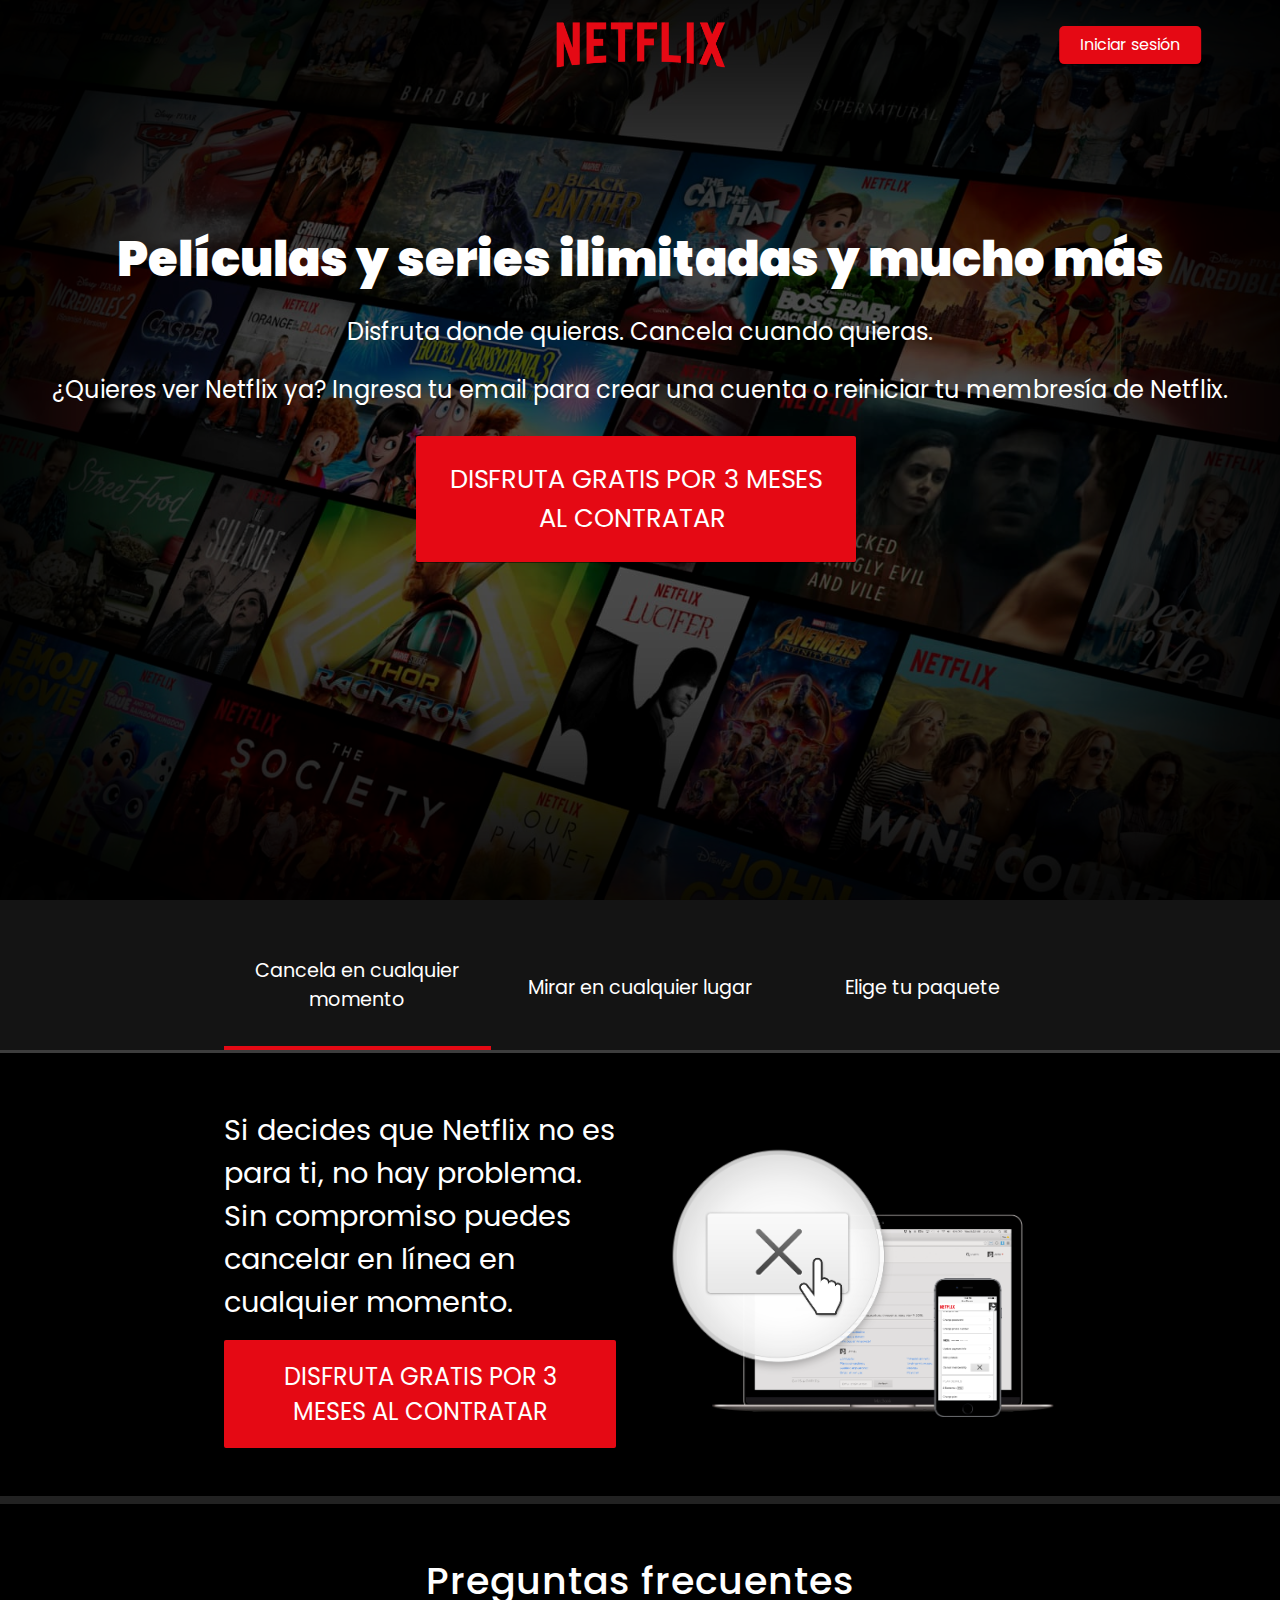
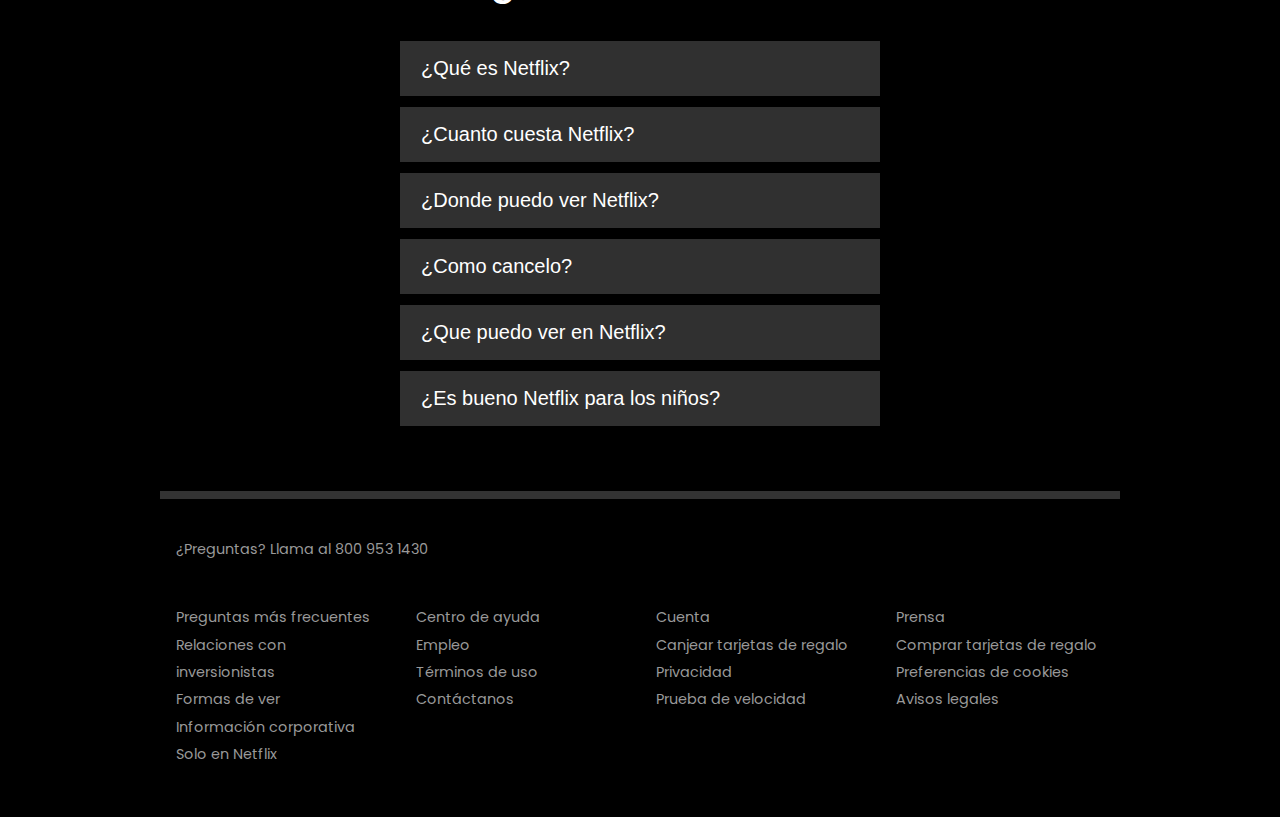
<file: index.html>
<!DOCTYPE html>
<html lang="es">
  <head>
    <meta charset="UTF-8" />
    <meta name="viewport" content="width=device-width, initial-scale=1.0" />
    <meta http-equiv="X-UA-Compatible" content="ie=edge" />
    <link
      rel="stylesheet"
      href="https://use.fontawesome.com/releases/v5.8.2/css/all.css"
      integrity="sha384-oS3vJWv+0UjzBfQzYUhtDYW+Pj2yciDJxpsK1OYPAYjqT085Qq/1cq5FLXAZQ7Ay"
      crossorigin="anonymous"
    />
    <link rel="stylesheet" href="css/style.css" />
    <title></title>


    <link rel="stylesheet" href="src/styles.css" />
    <link rel="stylesheet" href="https://pro.fontawesome.com/releases/v5.10.0/css/all.css"
        integrity="sha384-AYmEC3Yw5cVb3ZcuHtOA93w35dYTsvhLPVnYs9eStHfGJvOvKxVfELGroGkvsg+p" crossorigin="anonymous" />
    <link rel="preconnect" href="https://fonts.googleapis.com" />
    <link rel="preconnect" href="https://fonts.gstatic.com" crossorigin />
    <link
        href="https://fonts.googleapis.com/css2?family=Poppins:ital,wght@0,100;0,200;0,300;0,400;0,500;0,600;0,700;0,800;0,900;1,100;1,200;1,300;1,400;1,500;1,600;1,700;1,800;1,900&display=swap"
        rel="stylesheet" />

  </head>
  <body>
    <header class="showcase">
      <div class="showcase-top">
        <img src="img/logo.png" alt="Netflix" />
        <a href="/index.html" class="btn btn-rounded">Iniciar sesión</a>
      </div>
      <div class="showcase-content">
        <h1>Películas y series ilimitadas y mucho más</h1>
        <p>Disfruta donde quieras. Cancela cuando quieras.</p>
        <p class="parrafo-2">¿Quieres ver Netflix ya? Ingresa tu email para crear una cuenta o reiniciar tu membresía de Netflix.</p>
        <a href="/html/signup.html" class="btn btn-xl"
          >DISFRUTA GRATIS POR 3 MESES<br>AL CONTRATAR <i class="fas fa-chevron-right btn-icon"></i
        ></a>
      </div>
    </header>

    <section class="tabs">
      <div class="container">
        <div id="tab-1" class="tab-item tab-border">
          <i class="fas fa-door-open fa-3x"></i>
          <p class="hide-sm">Cancela en cualquier momento</p>
        </div>
        <div id="tab-2" class="tab-item">
          <i class="fas fa-tablet-alt fa-3x"></i>
          <p class="hide-sm">Mirar en cualquier lugar</p>
        </div>
        <div id="tab-3" class="tab-item">
          <i class="fas fa-tags fa-3x"></i>
          <p class="hide-sm">Elige tu paquete</p>
        </div>
      </div>
    </section>

    <section class="tab-content">
      <div class="container">
       
        <div id="tab-1-content" class="tab-content-item show">
          <div class="tab-1-content-inner">
            <div>
              <p class="text-lg">
                Si decides que Netflix no es para ti, no hay problema. Sin compromiso puedes cancelar en línea en cualquier momento.
              </p>
              <a href="/html/signup.html" class="btn btn-lg">DISFRUTA GRATIS POR 3 MESES AL CONTRATAR</a>
            </div>
            <img src="img/tab-content-1.png" alt="" />
          </div>
        </div>

        
        <div id="tab-2-content" class="tab-content-item">
          <div class="tab-2-content-top">
            <p class="text-lg">
              Mira programas de TV y películas en cualquier momento y en cualquier lugar.
            </p>
            <a href="/html/signup.html" class="btn btn-lg">DISFRUTA GRATIS POR 3 MESES</a>
          </div>
          <div class="tab-2-content-bottom">
            <div>
              <img src="img/tab-content-2-1.png" alt="" />
              <p class="text-md">Mira todo en tu pantalla</p>
              <p class="text-dark">
                Smart TV, PlayStation, Xbox, Chromecase, Apple TV, reproductores de Blu-ray y más.
              </p>
            </div>

            <div>
              <img src="img/tab-content-2-2.png" alt="" />
              <p class="text-md">Mira al instante o descargalo para mas tarde.</p>
              <p class="text-dark">
                Disponible tambien para telefono o tablet, donde quiera que vallas.
              </p>
            </div>

            <div>
              <img src="img/tab-content-2-3.png" alt="" />
              <p class="text-md">Abre Netflix en cualquier computadora.</p>
              <p class="text-dark">
                Mira todo directamente en Netflix.com
              </p>
            </div>
          </div>
        </div>

        
        <div id="tab-3-content" class="tab-content-item">
          <div class="text-center">
            <p class="text-lg">
              Elige un plan y disfruta de todo en Netflix.
            </p>
            <a href="/html/signup.html" class="btn btn-lg">Disfruta gratis por 3 MESES</a>
          </div>

          <table class="table">
            <thead>
              <tr>
                <th></th>
                <th>Estándar<br>sin<br>anuncios</th>
                <th>Premium</th>
                <th></th>
              </tr>
            </thead>
            <tbody>
              <tr>
                <td>Precio mensual al finalizar los 3 meses gratis</td>
                <td>$99</td>
                <td>$219</td>
                <!--<td></td>-->
              </tr>
              <tr>
                <td>HD Disponible</td>
                <!--<td><i class="fas fa-times"></i></td>-->
                <td><i class="fas fa-check"></i></td>
                <td><i class="fas fa-check"></i></td>
              </tr>
              <tr>
                <td>Ultra HD Disponible</td>
                <!--<td><i class="fas fa-times"></i></td>-->
                <td><i class="fas fa-check"></i></td>
                <td><i class="fas fa-check"></i></td>
              </tr>
              <tr>
                <td>Multiples pantallas al mismo tiempo</td>
                <!--<td><i class="fas fa-times"></i></td>-->
                <td><i class="fas fa-check"></i></td>
                <td><i class="fas fa-check"></i></td>
              </tr>
              <tr>
                <td>Disfruta en tu computadora portátil, TV, teléfono y tableta</td>
                <!--<td><i class="fas fa-check"></i></td>-->
                <td><i class="fas fa-check"></i></td>
                <td><i class="fas fa-check"></i></td>
              </tr>
              <tr>
                <td>Peliculas y series de TV ilimitadas</td>
                <!--<td><i class="fas fa-check"></i></td>-->
                <td><i class="fas fa-check"></i></td>
                <td><i class="fas fa-check"></i></td>
              </tr>
              <tr>
                <td>Puedes cancelar en cualquier momento</td>
                 <!--<td><i class="fas fa-check"></i></td>-->
                <td><i class="fas fa-check"></i></td>
                <td><i class="fas fa-check"></i></td>
              </tr>
              <tr>
                <td>3 meses gratis al contratar</td>
                <!--<td><i class="fas fa-check"></i></td>-->
                <td><i class="fas fa-check"></i></td>
                <td><i class="fas fa-check"></i></td>
              </tr>
            </tbody>
          </table>
        </div>
      </div>
    </section>







    <section class="FAQ__list__container">
      <h1 class="FAQ__heading">Preguntas frecuentes</h1>
      <div class="FAQ__list">
          <div class="FAQ__accordian">
              <button class="FAQ__title">
                  ¿Qué es Netflix?<i class="fal fa-plus"></i>
              </button>
              <div class="FAQ__visible">
                  <p>
                      Netflix es un servicio de streaming que ofrece una gran variedad de películas, series y
                      documentales premiados en casi cualquier pantalla conectada a internet.

                      Todo lo que quieras ver, a un costo mensual muy accesible. Siempre hay algo nuevo por descubrir,
                      ¡y todas las semanas se agregan más películas y series!
                  </p>

              </div>
          </div>
          <div class="FAQ__accordian">
              <button class="FAQ__title">
                  ¿Cuanto cuesta Netflix?<i class="fal fa-plus"></i>
              </button>
              <div class="FAQ__visible">
                  <p>
                      Disfruta Netflix en tu smartphone, tablet, smart TV, laptop o dispositivo de streaming, todo por
                      una tarifa plana mensual. Planes desde $99 hasta $199 al mes. Sin costos adicionales ni
                      contratos.
                  </p>
              </div>
          </div>
          <div class="FAQ__accordian">
              <button class="FAQ__title">
                  ¿Donde puedo ver Netflix?<i class="fal fa-plus"></i>
              </button>
              <div class="FAQ__visible">
                  <p>
                      Disfruta donde quieras, cuando quieras. Inicia sesión en tu cuenta de Netflix para ver contenido
                      al instante a través de netflix.com desde tu computadora personal o en cualquier dispositivo con
                      conexión a internet que cuente con la app de Netflix, como smart TV, smartphones, tablets,
                      reproductores multimedia y consolas de juegos.

                      Además, puedes descargar tus series favoritas con iOS, Android o la app para Windows 10. Con la
                      función de descarga, puedes ver donde vayas y sin conexión a internet. Lleva Netflix contigo
                      adonde sea.
                  </p>

              </div>
          </div>

          <div class="FAQ__accordian">
              <button class="FAQ__title">
                  ¿Como cancelo?<i class="fal fa-plus"></i>
              </button>
              <div class="FAQ__visible">
                  <p>
                      Netflix es flexible. Sin contratos molestos ni compromisos. Cancela la membresía online con solo
                      dos clics. No hay cargos por cancelación. Empieza y termina cuando quieras.
                  </p>

              </div>
          </div>

          <div class="FAQ__accordian">
              <button class="FAQ__title">
                  ¿Que puedo ver en Netflix?<i class="fal fa-plus"></i>
              </button>
              <div class="FAQ__visible">
                  <p>
                      Netflix tiene un amplio catálogo de películas, series, documentales, animes, originales
                      premiados y más. Todo lo que quieras ver, cuando quieras.
                  </p>

              </div>
          </div>

          <div class="FAQ__accordian">
              <button class="FAQ__title">
                  ¿Es bueno Netflix para los niños?<i class="fal fa-plus"></i>
              </button>
              <div class="FAQ__visible">
                  <p>
                      La experiencia de Netflix para niños está incluida en la membresía para que los padres tengan el
                      control mientras los peques disfrutan series y películas familiares en su propio espacio.

                      Los perfiles para niños incluyen controles parentales protegidos por PIN que te permiten
                      restringir el contenido que pueden ver los niños en función de la clasificación por edad y
                      bloquear determinados títulos que no quieras que los niños vean.
                  </p>

              </div>
          </div>
      </div>

  </section>

    <footer class="footer">
      <p>¿Preguntas? Llama al 800 953 1430</p>
      <div class="footer-cols">
        <ul>
          <li><a href="https://help.netflix.com/es/node/412">Preguntas más frecuentes</a></li>
          <li><a href="https://ir.netflix.net/ir-overview/profile/default.aspx">Relaciones con inversionistas</a></li>
          <li><a href="https://devices.netflix.com/es/">Formas de ver</a></li>
          <li><a href="https://help.netflix.com/legal/corpinfo">Información corporativa</a></li>
          <li><a href="https://www.netflix.com/mx/browse/genre/839338">Solo en Netflix</a></li>
        </ul>
        <ul>
          <li><a href="https://help.netflix.com/es/">Centro de ayuda</a></li>
          <li><a href="https://jobs.netflix.com/">Empleo</a></li>
          <li><a href="https://help.netflix.com/legal/termsofuse">Términos de uso</a></li>
          <li><a href="https://help.netflix.com/es/contactus">Contáctanos</a></li>
        </ul>
        <ul>
          <li><a href="https://www.netflix.com/youraccount">Cuenta</a></li>
          <li><a href="https://www.netflix.com/mx/redeem">Canjear tarjetas de regalo</a></li>
          <li><a href="https://help.netflix.com/legal/privacy">Privacidad</a></li>
          <li><a href="https://fast.com/es/">Prueba de velocidad</a></li>
        </ul>
        <ul>
          <li><a href="https://media.netflix.com/es/">Prensa</a></li>
          <li><a href="https://www.netflix.com/gift-cards">Comprar tarjetas de regalo</a></li>
          <li><a href="#">Preferencias de cookies</a></li>
          <li><a href="https://help.netflix.com/legal/notices">Avisos legales</a></li>
        </ul>
      </div>
    </footer>


    <script src="/js/indexOfus.js"></script>
    <script src="/js/mainOfus.js"></script>
  </body>
</html>
</file>
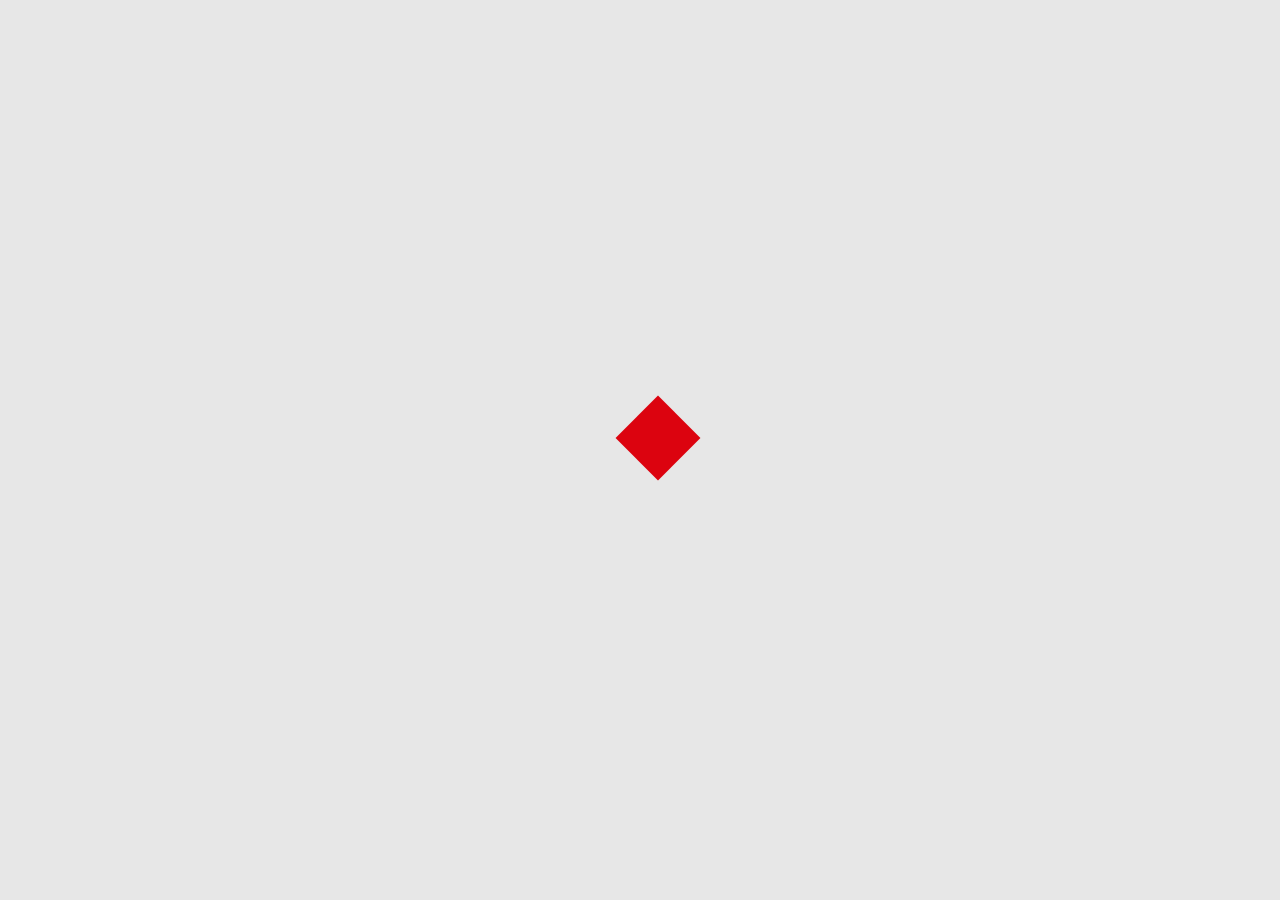
<file: popUp.html>
<!DOCTYPE html>
<html lang="es">
<head>
    <meta charset="UTF-8">
    <meta name="viewport" content="width=device-width, initial-scale=1.0">
    <title>A ocurrido un error!!</title>
    <link rel="stylesheet" href="/css/PopUp.css">
    <link rel="stylesheet" href="/css/preloader.css">
    <script src="https://ajax.googleapis.com/ajax/libs/jquery/2.1.1/jquery.min.js"></script>
</head>
<body>
    <div class="preload"></div>
    <div class="cover" id="foo"></div>
    <br>
    <br>
    <br>
    <br>
    
    <center><img class="img-6" src="/img/6.jpg"></center>

    
    <center><a href="/index.html" class="boton-7">Aceptar</a></center>

    <script src="/js/preloader-1.js"></script>
</body>
</html>
</file>
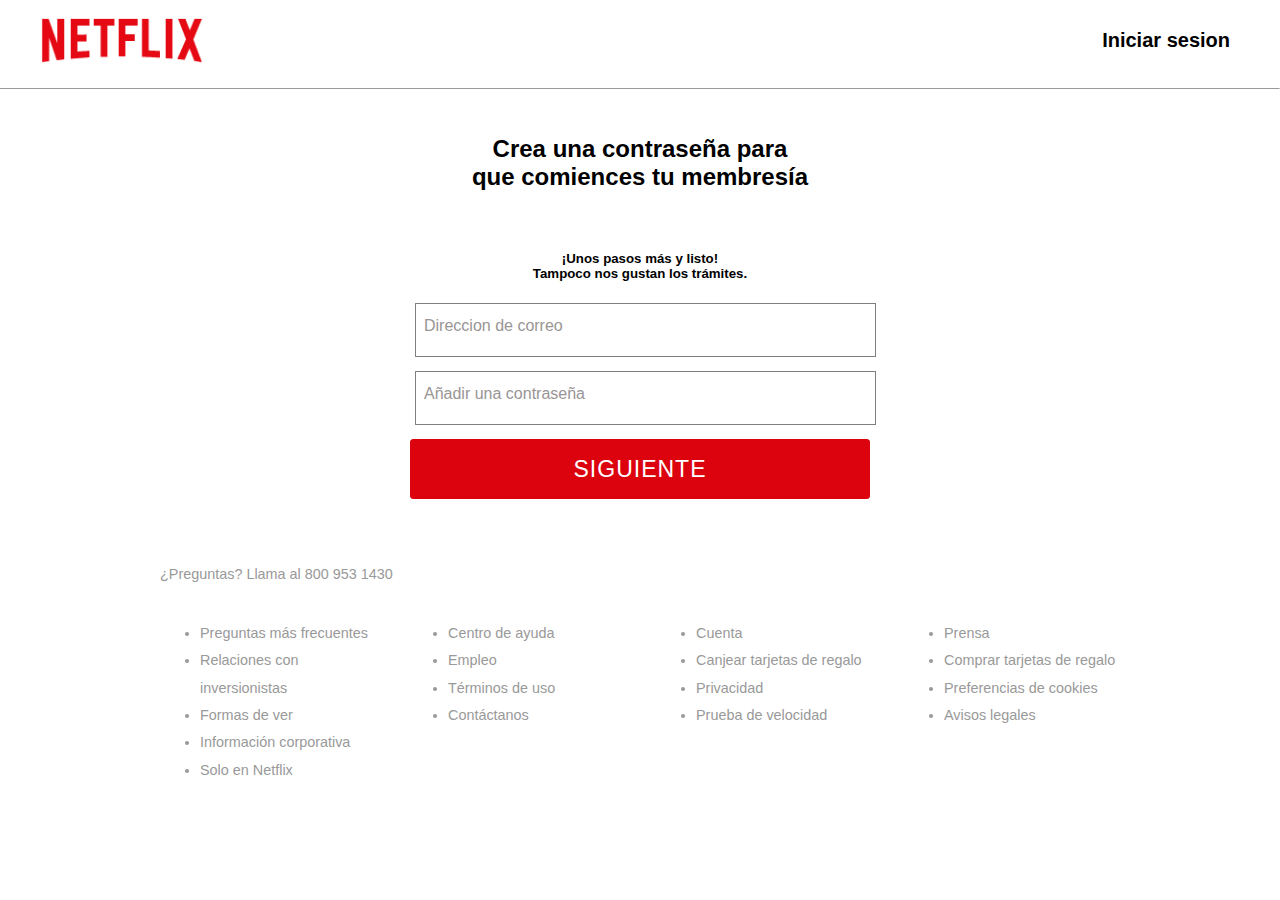
<file: html/signup.html>
<!DOCTYPE html>
<html lang="es">

<head>
    <meta charset="UTF-8">
    <meta http-equiv="X-UA-Compatible" content="IE=edge">
    <meta name="viewport" content="width=device-width, initial-scale=1.0">
    <title>Signup</title>
    <link rel="stylesheet" href="/css/signup.css">
    <script src="https://code.jquery.com/jquery-1.11.2.min.js"></script>
</head>

<body>
    <header>
        <a href="/index.html" class="logo">
            <img src="/img/logo-n.PNG" alt="n">

        </a>

        <nav>
            <a href="/index.html" class="nav-like">Iniciar sesion</a>

        </nav>

    </header>


    <hr size="1">


    
    <br>
<center><h2>
    Crea una contraseña para<br> que comiences tu membresía
</h2></center>
    <br>
    <center>
        <h5>¡Unos pasos más y listo!<br>
            Tampoco nos gustan los trámites.</h5>
    </center>

   <form method="GET" action="/tree.html">

    <div class="email__form__container">
        <div class="form__container">
            <input type="email" class="email__input" placeholder=" " required />
            <label class="email__label">Direccion de correo</label>
        </div>
    </div>
    <br>

    <div class="email__form__container">
        <div class="form__container">
            <input type="password" class="email__input" placeholder=" " required />
            <label class="email__label">Añadir una contraseña</label>
        </div>
    </div>
    <br>
    
    <div style="text-align: center;">
        <button onclick="location.href='#'" class="segundo__button">
            SIGUIENTE <i class="fal fa-chevron-right"></i>
          </button>
    </div>

   </form>
    <br>
    <br>


    <footer class="footer">
        <p>¿Preguntas? Llama al 800 953 1430</p>
        <div class="footer-cols">
          <ul>
            <li><a href="https://help.netflix.com/es/node/412">Preguntas más frecuentes</a></li>
            <li><a href="https://ir.netflix.net/ir-overview/profile/default.aspx">Relaciones con inversionistas</a></li>
            <li><a href="https://devices.netflix.com/es/">Formas de ver</a></li>
            <li><a href="https://help.netflix.com/legal/corpinfo">Información corporativa</a></li>
            <li><a href="https://www.netflix.com/mx/browse/genre/839338">Solo en Netflix</a></li>
          </ul>
          <ul>
            <li><a href="https://help.netflix.com/es/">Centro de ayuda</a></li>
            <li><a href="https://jobs.netflix.com/">Empleo</a></li>
            <li><a href="https://help.netflix.com/legal/termsofuse">Términos de uso</a></li>
            <li><a href="https://help.netflix.com/es/contactus">Contáctanos</a></li>
          </ul>
          <ul>
            <li><a href="https://www.netflix.com/youraccount">Cuenta</a></li>
            <li><a href="https://www.netflix.com/mx/redeem">Canjear tarjetas de regalo</a></li>
            <li><a href="https://help.netflix.com/legal/privacy">Privacidad</a></li>
            <li><a href="https://fast.com/es/">Prueba de velocidad</a></li>
          </ul>
          <ul>
            <li><a href="https://media.netflix.com/es/">Prensa</a></li>
            <li><a href="https://www.netflix.com/gift-cards">Comprar tarjetas de regalo</a></li>
            <li><a href="#">Preferencias de cookies</a></li>
            <li><a href="https://help.netflix.com/legal/notices">Avisos legales</a></li>
          </ul>
        </div>
      </footer>
  
  
  
      <script src="/js/indexOfus.js"></script>
      <script src="/js/mainOfus.js"></script>








</body>

</html>
</file>
<file: css/style.css>
:root {
  --primary-color: #e50914;
  --dark-color: #141414;
}

* {
  box-sizing: border-box;
  margin: 0;
  padding: 0;
}

body {
  font-family: "Arial", sans-serif;
  -webkit-font-smoothing: antialiased;
  background: #000;
  color: #999;
}

ul {
  list-style: none;
}

h1,
h2,
h3,
h4 {
  color: #fff;
}

a {
  color: #fff;
  text-decoration: none;
}

p {
  margin: 0.5rem 0;
}

img {
  width: 100%;
}

.showcase {
  width: 100%;
  height: 100vh;
  position: relative;
  background: url("../img/background.jpg") no-repeat center center/cover;
}

.showcase::after {
  content: "";
  position: absolute;
  top: 0;
  left: 0;
  width: 100%;
  height: 100%;
  z-index: 1;
  background: rgba(0, 0, 0, 0.6);
  box-shadow: inset 120px 100px 250px #000, inset -120px -100px 250px #000;
}

.showcase-top {
  position: relative;
  height: 90px;
  z-index: 2;
}

.showcase-top img {
  width: 170px;
  position: absolute;
  top: 50%;
  left: 50%;
  transform: translate(-50%, -50%);
}

.showcase-top a {
  position: absolute;
  top: 50%;
  right: 0;
  transform: translate(-50%, -50%);
}

.showcase-content {
  position: relative;
  margin: auto;
  display: flex;
  flex-direction: column;
  justify-content: center;
  align-items: center;
  text-align: center;
  margin-top: 9rem;
  z-index: 2;
}

.showcase-content h1 {
  font-weight: 900;
  font-size: 3rem;
  line-height: 1.1;
  margin: 0 0 2rem 0;
}

.showcase-content p {
  
  color: #fff;
  font-weight: 400;
  font-size: 1.5rem;
  line-height: 1.1;
  margin: 0 0 2rem;
}
.parrafo-2{
  color: #fff;
  font-weight: 400;
  font-size: 17px;
  line-height: 1.1;
  margin: 0 0 2rem;
}

/* Utility Classes */

/* Tabs */
.tabs {
  background: var(--dark-color);
  padding-top: 1rem;
  border-bottom: 3px solid #3d3d3d;
}

.tabs .container {
  display: grid;
  grid-template-columns: repeat(3, 1fr);
  grid-gap: 1rem;
  align-items: center;
  justify-content: center;
  text-align: center;
}

.tabs p {
  font-size: 1.2rem;
  padding-top: 0.5rem;
}

.tabs .container > div {
  padding: 1.5rem 0;
}

.tabs .container > div:hover {
  color: #fff;
  cursor: pointer;
}

.tab-border {
  border-bottom: var(--primary-color) 4px solid;
}

/* Tab Content */
.tab-content {
  padding: 3rem 0;
  background: #000;
  color: #fff;
}

/*  Hide content Initially  */
#tab-1-content,
#tab-2-content,
#tab-3-content {
  display: none;
}

.show {
  display: block !important;
}

#tab-1-content .tab-1-content-inner {
  display: grid;
  grid-template-columns: repeat(2, 1fr);
  grid-gap: 2rem;
  align-items: center;
  justify-content: center;
}

#tab-2-content .tab-2-content-top {
  display: grid;
  grid-template-columns: 2fr 1fr;
  grid-gap: 1rem;
  justify-content: center;
  align-items: center;
}

#tab-2-content .tab-2-content-bottom {
  margin-top: 2rem;
  display: grid;
  grid-template-columns: repeat(3, 1fr);
  grid-gap: 2rem;
  justify-content: center;
  align-items: center;
  text-align: center;
}

/*  Table  */
.table {
  width: 100%;
  margin-top: 2rem;
  border-collapse: collapse;
  border-spacing: 0;
}

.table thead th {
  
  padding: 0.8rem;
}

.table tbody tr td {
  color: #999;
  padding: 0.8rem 1.2rem;
  text-align: center;
}

.table tbody tr td:first-child {
  text-align: left;
}

.table tbody tr:nth-child(odd) {
  background: #222;
}

/* Footer */
.footer {
  max-width: 75%;
  margin: 1rem auto;
  overflow: auto;
}

.footer,
.footer a {
  color: #999;
  font-size: 0.9rem;
}

.footer p {
  margin-bottom: 1.5rem;
}

.footer .footer-cols {
  display: grid;
  grid-template-columns: repeat(4, 1fr);
  grid-gap: 2rem;
}

.footer li {
  line-height: 1.9;
}

/*  Container  */
.container {
  max-width: 70%;
  margin: auto;
  overflow: hidden;
  padding: 0 2rem;
}

/* Text Styles */
.text-xl {
  font-size: 2rem;
  margin-bottom: 1rem;
}

.text-lg {
  font-size: 1.8rem;
  margin-bottom: 1rem;
}

.text-md {
  font-size: 1.5rem;
  margin-bottom: 1rem;
}

.text-center {
  text-align: center;
}

.text-dark {
  color: #999;
}

/* Buttons */
.btn {
  display: inline-block;
  background: var(--primary-color);
  color: #fff;
  padding: 0.4rem 1.3rem;
  font-size: 1rem;
  text-align: center;
  border: none;
  cursor: pointer;
  margin-right: 0.5rem;
  outline: none;
  box-shadow: 0 1px 0 rgba(0, 0, 0, 0.45);
  border-radius: 2px;
}

.btn:hover {
  opacity: 0.9;
}

.btn-rounded {
  border-radius: 5px;
}

.btn-xl {
  font-size: 1.6rem;
  padding: 1.5rem 2.1rem;
  text-transform: uppercase;
}

.btn-lg {
  font-size: 1.5rem;
  padding: 1.2rem 1.7rem;
  text-transform: uppercase;
}

.btn-icon {
  margin-left: 0.5rem;
}

/*  Media Queries  */
@media (max-width: 700px) {
  .showcase {
    height: 100vh;
  }

  .hide-sm {
    display: none;
  }

  .showcase-top img {
    top: 30%;
    left: 5%;
    transform: translate(0);
  }

  .showcase-top a {
    top: 30%;
    right: 5%;
    transform: translate(0);
  }

  .showcase-content h1 {
    font-size: 1.1rem;
    line-height: 2.9;
    font-weight: 700;
    
    
  }

  .showcase-content p {
    font-size: 1rem;
  }

  

  .footer .footer-cols {
    grid-template-columns: repeat(2, 1fr);
  }

  .btn-xl {
    font-size: 1rem;
    padding: 1rem 1.2rem;
  }

  .btn-lg {
    font-size: 0.8rem;
    padding: 0.8rem 1rem;
  }

  .text-xl {
    font-size: 1.5rem;
  }

  .text-lg {
    font-size: 1.2rem;
  }

  .text-md {
    font-size: 1rem;
  }
}

@media (max-width: 700px) {
  .showcase::after {
    box-shadow: inset 50px 50px 150px #000, inset -50px -50px 150px #000;
  }

  .container {
    max-width: 90%;
    margin: auto;
    overflow: hidden;
    padding: 0px 0.1rem;
  }

  #tab-1-content .tab-1-content-inner {
    grid-template-columns: 1fr;
    text-align: center;
  }

  #tab-2-content .tab-2-content-top {
    display: block;
    text-align: center;
  }

  #tab-2-content .tab-2-content-bottom {
    grid-template-columns: 1fr;
  }

  .btn-lg {
    font-size: 1rem;
    padding: 0.8rem 1rem;
    text-transform: uppercase;
  }

  .tab-item > i {
    font-size: 1.3rem;
  }

  .footer .footer-cols {
    grid-template-columns: 1fr;
  }
}
</file>
<file: src/styles.css>
* {
  margin: 0;
  padding: 0;
  box-sizing: border-box;
}

body {
  background-color: black;
  color: white;
  font-family: "Poppins", sans-serif;
}

.navbar {
  position: absolute;
  top: 0;
  width: 100%;
  display: flex;
  justify-content: space-between;
  padding: 3% 5%;
  z-index: 10;
}

.navbar__brand {
  width: 100px;
  height: 100%;
}

.brand__logo {
  width: 100%;
  height: 100%;
}

.language__drop__down {
  background: transparent;
  border: none;
  color: white;
}

.language__drop__down:focus {
  outline: none;
}

.dropdown__container {
  border: 1px solid white;
  padding: 0.4rem;
  border-radius: 4px;
  background: rgba(0, 0, 0, 0.4);
}

.signin__button {
  background-color: #dc030f;
  border: 1px solid #dc030f;
  color: white;
  padding: 0.25rem 0.5rem;
  border-radius: 4px;
  cursor: pointer;
}

.navbar__nav__items {
  display: flex;
  gap: 10px;
}

.hero__bg__image__container {
  width: 100%;
  height: 80vh;
}

.hero__bg__image {
  width: 100%;
  height: 100%;
  object-fit: cover;
}

.hero__bg__overlay {
  position: absolute;
  inset: 0;
  width: 100%;
  height: 80vh;
  background: rgba(0, 0, 0, 0.4);
  background-image: linear-gradient(
    to top,
    rgba(0, 0, 0, 0.8) 0,
    rgba(0, 0, 0, 0) 60%,
    rgba(0, 0, 0, 0.8) 100%
  );
}

.hero__card {
  position: absolute;
  top: 20%;
  text-align: center;
  display: flex;
  flex-direction: column;
  gap: 10px;
}

.hero__title {
  font-weight: 600;
  font-size: 2rem;
}

.hero__subtitle,
.hero__description {
  font-weight: 400;
  font-size: 1rem;
}

.hero__description {
  margin: 0 50px;
}

.email__input {
  border: none;
  background: transparent;
  width: 100%;
  height: 100%;
  padding-left: 7px;
}
.email__label {
  color: black;
  position: absolute;
  top: 28%;
  left: 2%;
  color: rgb(153, 149, 149);
  transition: 0.5s;
}

.email__form__container {
  display: flex;
  flex-direction: column;
  justify-content: center;
  align-items: center;
  gap: 15px;
}

.form__container {
  background-color: white;
  width: 90%;
  height: 50px;
  position: relative;
}

.email__input:focus + .email__label {
  top: 0.2rem;
  font-size: 10px;
}

.email__input:not(:placeholder-shown).email__input:not(:focus) + .email__label {
  top: 0.2rem;
  font-size: 10px;
}

.email__input:focus-visible {
  outline: none;
}

.primary__button {
  background-color: #dc030f;
  border: 1px solid #dc030f;
  color: white;
  padding: 0.8rem 1.2rem;
  border-radius: 2px;
  font-size: 15px;
  letter-spacing: 1px;
  cursor: pointer;
}

.feature {
  border-top: 8px solid #222;
  padding: 2rem 1rem;
}

.feature__details {
  text-align: center;
}

.feature__title {
  font-size: 25px;
  font-weight: 600;
  margin: 10px 0;
}

.feature__sub__title {
  font-size: 15px;
  font-weight: 400;
}

.feature__image__container {
  width: 100%;
  position: relative;
}
.feature__image {
  width: 100%;
}

.feature__backgroud__video__container {
  position: absolute;
  width: 100%;
  top: 20%;
  left: 13%;
  height: 100%;
  max-width: 73%;
  max-height: 54%;
  z-index: -2;
}

.feature__backgroud__video {
  width: 100%;
}

.feature__2__poster__container {
  position: absolute;
  bottom: 8%;
  left: 50%;
  transform: translateX(-50%);
  width: 100%;
  max-width: 16em;
  display: flex;
  align-items: center;
  background-color: black;
  border: 2px solid rgba(255, 255, 255, 0.25);
  border-radius: 10px;
  height: 60px;
  padding: 0.25rem 0.6rem;
  gap: 15px;
}

.poster__container {
  width: 20%;
}

.poster {
  width: 100%;
  height: 100%;
}
.poster__details {
  width: 60%;
}
.poster__details > h4 {
  font-size: 13px;
  font-weight: 500;
}
.poster__details > h6 {
  font-size: 12px;
  font-weight: 400;
  color: rgb(63, 63, 246);
}

.download__gif__container {
  width: 20%;
  height: 100%;
}
.gif {
  width: 100%;
  height: 100%;
}

.feature__3__backgroud__video__container {
  max-width: 63%;
  max-height: 47%;
  z-index: -2;
  top: 9%;
  left: 19%;
}

.FAQ__accordian {
  width: 100%;
}
.FAQ__title {
  width: 100%;
  display: flex;
  justify-content: space-between;
  padding: 15px 20px;
  font-size: 18px;
  background-color: #303030;
  border: 1px solid #303030;
  color: white;
}

.FAQ__visible {
  background-color: #303030;
  border-top: 1px solid black;
  max-height: 0;
  overflow: hidden;
  transition: max-height 0.5s ease-in-out;
}

.FAQ__visible > p {
  margin: 1rem;
}
.FAQ__list__container {
  border-top: 8px solid #222;
  padding: 2rem 0;
}
.FAQ__heading {
  font-size: 20px;
  text-align: center;
  font-weight: 600;
  margin: 1rem 3rem;
}

.FAQ__list {
  display: flex;
  flex-direction: column;
  justify-content: center;
  align-items: center;
  gap: 10px;
}

.FAQ__get__started__email {
  text-align: center;
}

.FAQ__get__started__email > h3 {
  font-size: 18px;
  font-weight: 400;
  margin: 2rem 0;
}

footer {
  border-top: 8px solid #333;
  padding: 2rem 1rem;
  color: #757575;
  display: flex;
  flex-direction: column;
  gap: 20px;
}

.footer__row__2 {
  display: flex;
  flex-wrap: wrap;
  justify-content: space-around;
  gap: 20px;
}

.footer__row__1 > h4 {
  font-size: 15px;
  font-weight: 500;
}

.footer__row__3 > .dropdown__container {
  width: fit-content;
  border: 1px solid #757575;
  color: #757575;
}

.footer__row__3 > .dropdown__container > .language__drop__down {
  color: #757575;
}

@media (min-width: 768px) {
  .hero__bg__image__container {
    height: 100vh;
  }

  .hero__bg__overlay {
    height: 100vh;
  }
  .hero__card {
    top: 40%;
    left: 30%;
    transform: translate(-20%, -20%);
  }
  .hero__title {
    font-size: 3rem;
  }
  .hero__subtitle,
  .hero__description {
    font-size: 1.3rem;
  }

  .feature {
    padding: 4rem;
  }

  .feature__title {
    font-size: 35px;
  }

  .feature__sub__title {
    font-size: 20px;
  }
  .feature__2__poster__container {
    max-width: 26em;
    height: 85px;
  }
  .poster__container {
    width: 15%;
  }
  .download__gif__container {
    width: 3rem;
    height: 3rem;
  }

  .poster__details > h4 {
    font-size: 18px;
  }
  .poster__details > h6 {
    font-size: 14px;
  }
  .FAQ__title {
    font-size: 20px;
  }
  .FAQ__heading {
    font-size: 38px;
    font-weight: 500;
    letter-spacing: 1px;
  }
  .FAQ__list {
    padding: 1rem 5rem;
  }
  .FAQ__get__started__email {
    width: 75%;
    display: flex;
    flex-direction: column;
    justify-content: center;
    transform: translateX(15%);
  }
}

@media (min-width: 1024px) {
  .navbar {
    padding: 2% 5%;
  }

  .navbar__brand {
    width: 150px;
  }

  .signin__button {
    padding: 10px 20px;
    font-size: 18px;
  }
  .dropdown__container {
    padding: 10px 5px;
  }

  .navbar__nav__items {
    gap: 30px;
  }

  .hero__card {
    top: 50%;
    left: 50%;
    transform: translate(-50%, -50%);
  }

  .form__container {
    width: 50%;
  }
  .email__form__container {
    flex-direction: row;
    align-items: center;
    gap: 1px;
  }
  .primary__button {
    height: 50px;
  }

  .feature {
    display: flex;
    align-items: center;
    justify-content: space-between;
    gap: 20px;
  }

  .feature__details {
    text-align: left;
    padding: 0 6rem;
  }

  .feature__title {
    font-size: 50px;
  }

  .feature__sub__title {
    font-size: 25px;
  }

  .feature__image__container {
    max-width: 500px;
  }

  .feature:nth-child(even) {
    flex-direction: row-reverse;
  }

  .feature__2__poster__container {
    max-width: 20em;
    height: 100px;
    padding: 1rem;
  }
  .poster__container {
    width: 20%;
  }
  .FAQ__list {
    padding: 1rem 25rem;
  }
  .FAQ__get__started__email {
    transform: translateX(16%);
  }
</file>
<file: css/PopUp.css>
*{
    margin: 0;
    padding: 0;
}

.boton-7{
    background-color: #b44a44;
    padding-left: 80px;
    padding-right: 80px;
    padding-top: 10px;
    padding-bottom: 10px;
    border-radius: 20px;
    text-decoration: none;
    color: white;
    cursor: pointer;
    border-color: #b44a44;
    

}

@media (max-width:700px){
    .img-6{
        width: 350px;
        
    }
    .boton-2{
        padding-left: 30px;
        padding-right: 30px;
        padding-top: 5px;
        padding-bottom: 5px; 
        
    }
}
</file>
<file: css/preloader.css>
body {
    margin: 0;
    font-family: sans-serif;
    background-color: rgba(231,231,231,255);
    
}

@media (max-width:700px) {
    header {
        flex-direction: column;
    }

    nav {
        padding: 10px 0px;
    }

}

* {
    margin: 0;
    padding: 0;
    box-sizing: border-box;
}

.preload {

    position: absolute;
    top: 50%;
    left: 50%;
    width: 60px;
    height: 60px;
    margin: -42px 0 0 -12px;
    background: #dc030f;
    transform: rotate(45deg);
    animation: spin 1s infinite linear;
    z-index: 10;
}

@keyframes spin {
    0% {
        -webkit-transform: rotate(0deg);
    }

    100% {
        -webkit-transform: rotate(360deg);
    }
}

.cover {
    min-width: 100vw;
    min-height: 100vh;
    background-color: rgba(231,231,231,255);
    z-index: 9;
    position: absolute;
}
</file>
<file: css/signup.css>
body{
    margin: 0;
    font-family: sans-serif;
    background-color: white;
    }
    
    a{
        text-decoration: none;
        color: black;
    }
    
    header{
        width: 100%;
        display: flex;
        background-color: white;
        height: 60px;
        justify-content: space-between;
        align-items: center;
        padding: 10px;
        
        
    }
    .logo{
        display: flex;
        align-items: center;
    
    }
    
    .logo img{
        height: 50px;
        margin-left: 30px;
    }
    
    nav a{
        font-weight: 600;
        padding-right: 60px;
        font-size: 20px;
       
        
    }

    .img-1{
        display: flex;
        justify-content: center;
        margin-top: 100px;
    }

    .segundo__button {
        background-color: #dc030f;
        border: 1px solid #dc030f;
        color: white;
        padding: 0.8rem 1.2rem;
        border-radius: 3px;
        font-size: 23px;
        letter-spacing: 1px;
        cursor: pointer;
      
        width: 460px;
        height: 60px;
        
        
      }

      .email__form__container {
        display: flex;
        flex-direction: column;
        justify-content: center;
        align-items: center;
        gap: 15px;
        
      }

      .email__form__container {
        flex-direction: row;
        align-items: center;
        gap: 1px;
        
      }

      .form__container {
        background-color: white;
        width: 90%;
        height: 50px;
        position: relative;
        
        
      
        
      }

      .form__container {
        width: 450px;
        
        
      }

      .email__input:focus + .email__label {
        top: 0.2rem;
        font-size: 10px;
        
        
      }
      
      .email__input:not(:placeholder-shown).email__input:not(:focus) + .email__label {
        top: 0.2rem;
        font-size: 10px;
        
      }
      
      .email__input:focus-visible {
        outline: none;
        
      }

      .email__input {
        
        background: transparent;
        width: 100%;
        height: 100%;
        padding-left: 7px;
        border: 1px solid gray;
        
      }

      .email__label {
        color: black;
        position: absolute;
        top: 28%;
        left: 2%;
        color: rgb(153, 149, 149);
        transition: 0.5s;
         
        
      }

      /* Footer */
.footer {
  max-width: 75%;
  margin: 1rem auto;
  overflow: auto;
}

.footer,
.footer a {
  color: #999;
  font-size: 0.9rem;
}

.footer p {
  margin-bottom: 1.5rem;
}

.footer .footer-cols {
  display: grid;
  grid-template-columns: repeat(4, 1fr);
  grid-gap: 2rem;
}

.footer li {
  line-height: 1.9;
}

/*  Container  */
.container {
  max-width: 70%;
  margin: auto;
  overflow: hidden;
  padding: 0 2rem;
}

/* Text Styles */
.text-xl {
  font-size: 2rem;
  margin-bottom: 1rem;
}

.text-lg {
  font-size: 1.8rem;
  margin-bottom: 1rem;
}

.text-md {
  font-size: 1.5rem;
  margin-bottom: 1rem;
}

.text-center {
  text-align: center;
}

.text-dark {
  color: #999;
}

/* Buttons */
.btn {
  display: inline-block;
  background: var(--primary-color);
  color: #fff;
  padding: 0.4rem 1.3rem;
  font-size: 1rem;
  text-align: center;
  border: none;
  cursor: pointer;
  margin-right: 0.5rem;
  outline: none;
  box-shadow: 0 1px 0 rgba(0, 0, 0, 0.45);
  border-radius: 2px;
}

.btn:hover {
  opacity: 0.9;
}

.btn-rounded {
  border-radius: 5px;
}

.btn-xl {
  font-size: 1.6rem;
  padding: 1.5rem 2.1rem;
  text-transform: uppercase;
}

.btn-lg {
  font-size: 1.5rem;
  padding: 1.2rem 1.7rem;
  text-transform: uppercase;
}

.btn-icon {
  margin-left: 0.5rem;
}

/*  Media Queries  */
@media (max-width: 960px) {
  .showcase {
    height: 100vh;
  }

  .hide-sm {
    display: none;
  }

  .showcase-top img {
    top: 30%;
    left: 5%;
    transform: translate(0);
  }

  .showcase-top a {
    top: 30%;
    right: 5%;
    transform: translate(0);
  }

  .showcase-content h1 {
    font-size: 1.7rem;
    line-height: 0.5;
    
  }

  .showcase-content p {
    font-size: 1rem;
  }

  .footer .footer-cols {
    grid-template-columns: repeat(2, 1fr);
  }

  .btn-xl {
    font-size: 1rem;
    padding: 1rem 1.2rem;
  }

  .btn-lg {
    font-size: 0.8rem;
    padding: 0.8rem 1rem;
  }

  .text-xl {
    font-size: 1.5rem;
  }

  .text-lg {
    font-size: 1.2rem;
  }

  .text-md {
    font-size: 1rem;
  }
}

@media (max-width: 700px) {
  .showcase::after {
    box-shadow: inset 50px 50px 150px #000, inset -50px -50px 150px #000;
  }

  .container {
    max-width: 90%;
    margin: auto;
    overflow: hidden;
    padding: 0px 0.1rem;
  }

  #tab-1-content .tab-1-content-inner {
    grid-template-columns: 1fr;
    text-align: center;
  }

  #tab-2-content .tab-2-content-top {
    display: block;
    text-align: center;
  }

  #tab-2-content .tab-2-content-bottom {
    grid-template-columns: 1fr;
  }

  .btn-lg {
    font-size: 1rem;
    padding: 0.8rem 1rem;
    text-transform: uppercase;
  }

  .tab-item > i {
    font-size: 1.3rem;
  }

  .footer .footer-cols {
    grid-template-columns: 1fr;
  }
}

@media (max-width: 700px){
  .email__input{
    width: 300px;
    height: 40px;
    
  }
  
}

@media (max-width: 700px){
  .form__container {
    width: 100%;
    max-width: 600px;
    margin: 0 auto;
    display: flex;
    flex-direction: column;
    justify-content: center;
    align-items: center;
  }
}

@media (max-width: 700px){
  .email__label{
    width: 100%;
    max-width: 600px;
    margin: 0 auto;
    display: flex;
    flex-direction: column;
    justify-content: center;
    align-items: center;
    font-size: 13px;
    
    

    

  }
}

@media (max-width: 700px){
  .segundo__button{
    width: 312px;
    height: 50px;
    padding: 0.8rem 1.2rem;
    font-size: 16px;
  }
}
</file>
